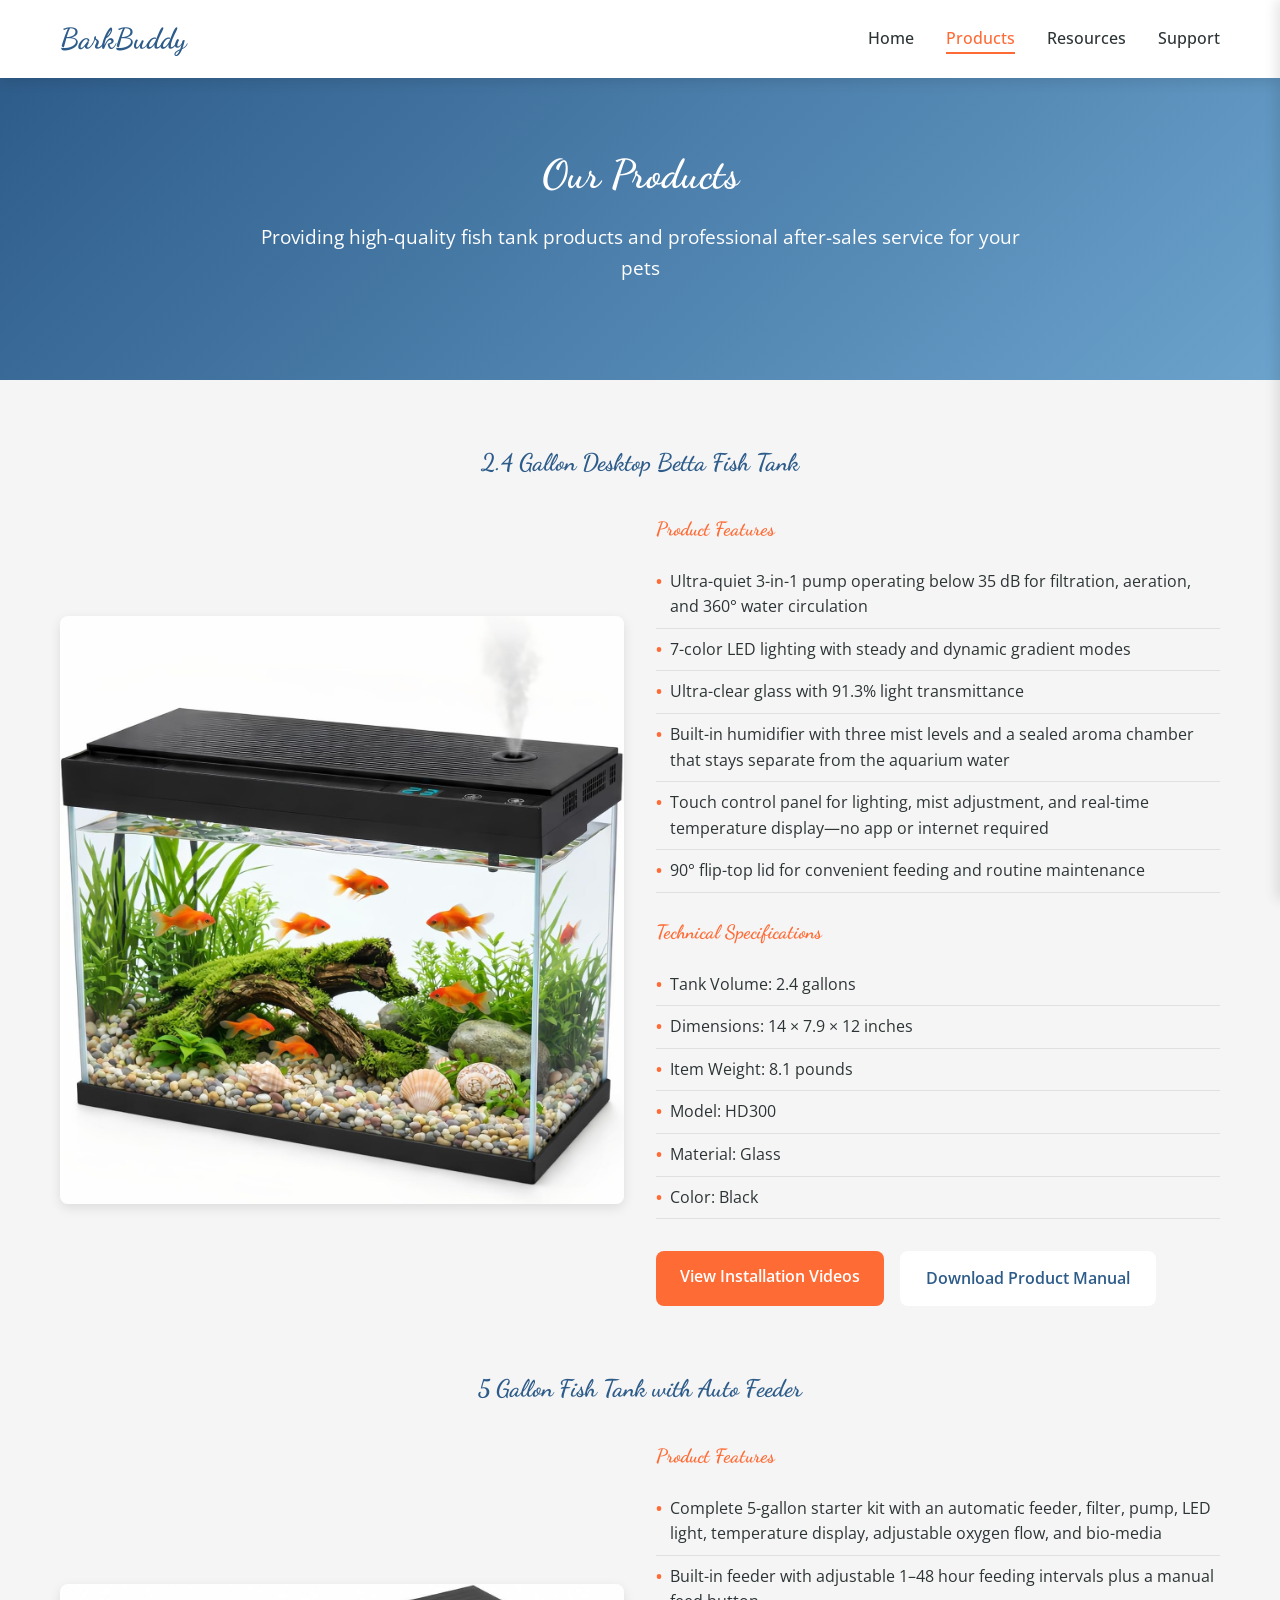
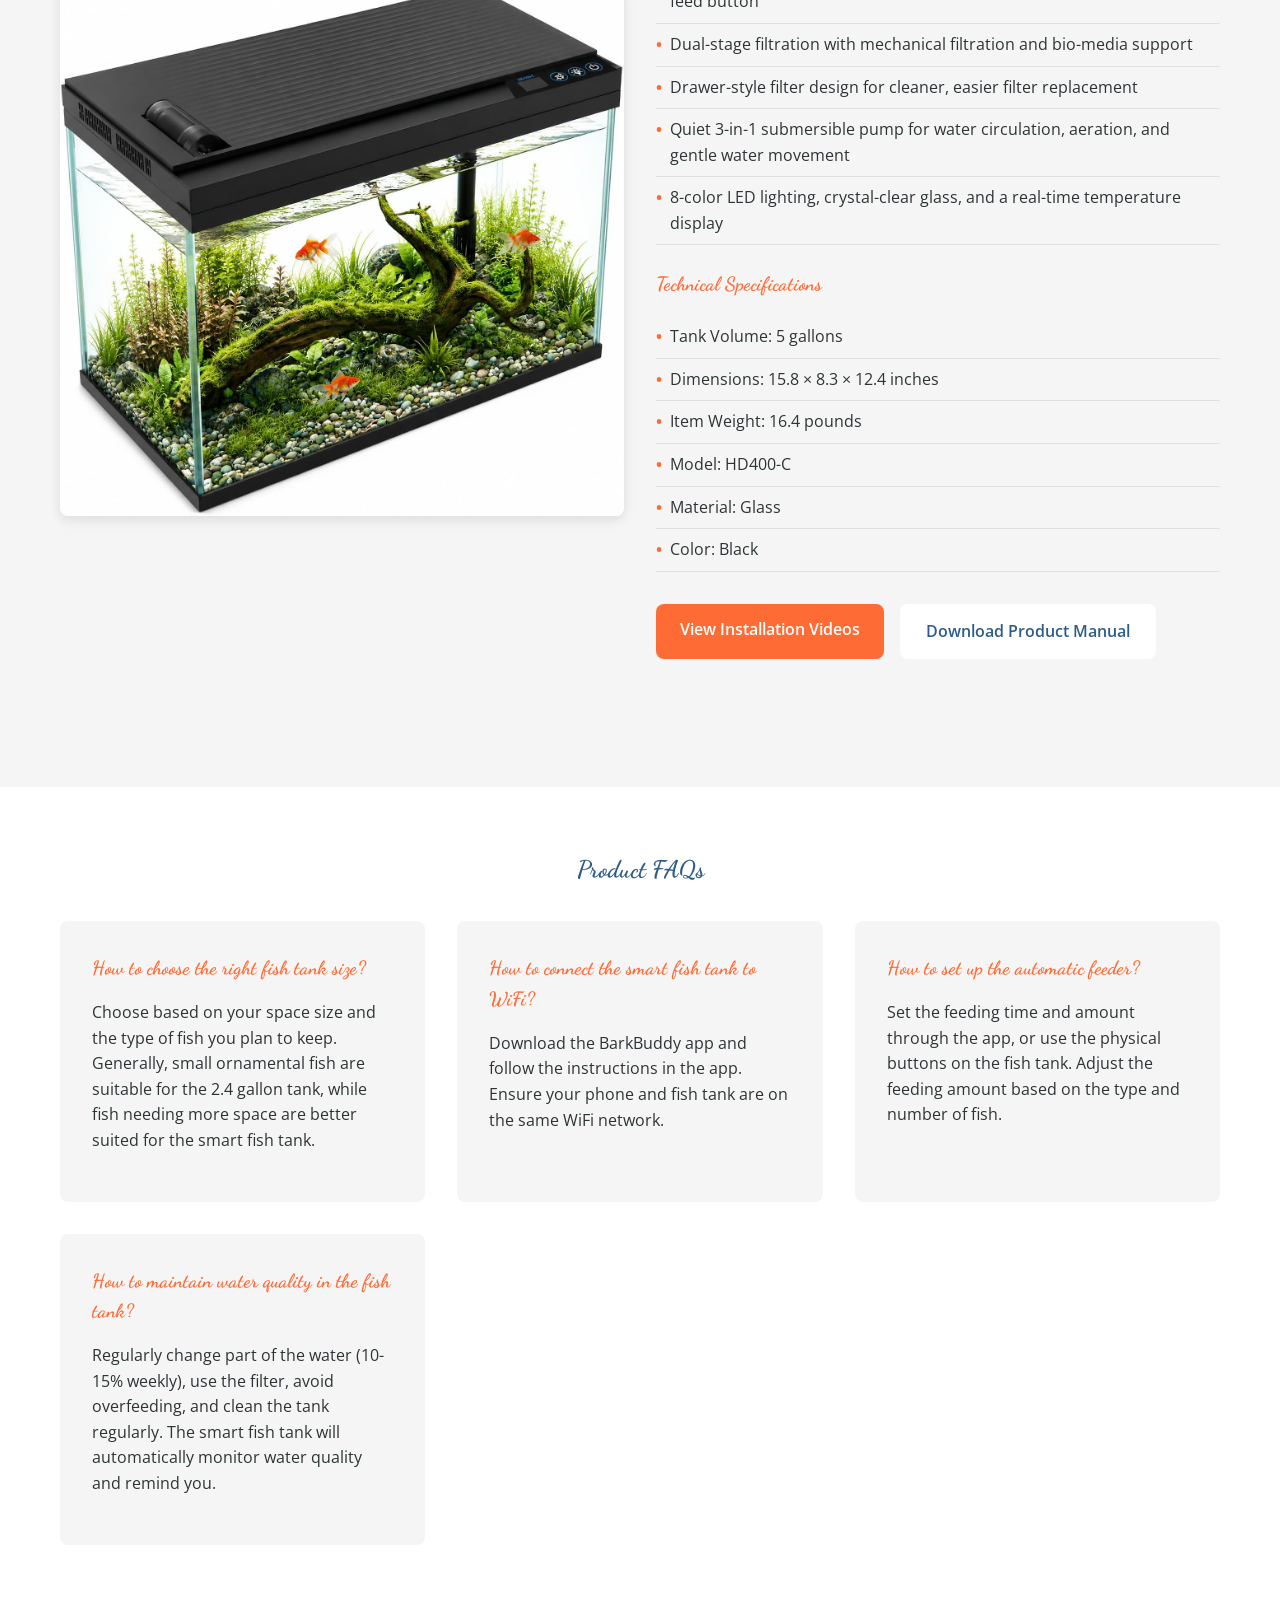
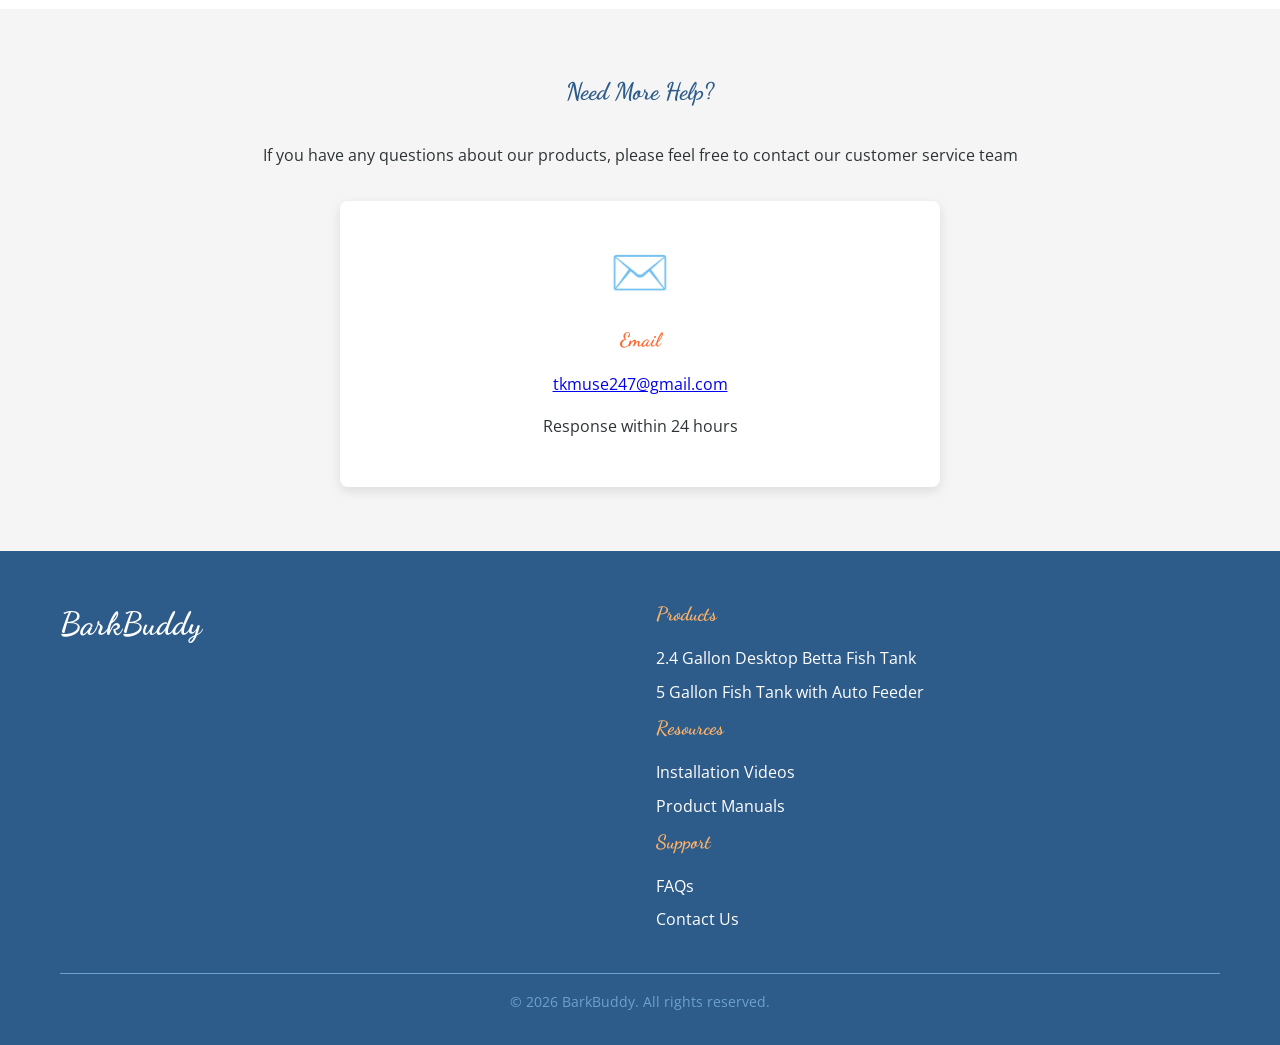
<file: barkbuddy/products.html>
<!DOCTYPE html>
<html lang="en">
<head>
    <meta charset="UTF-8">
    <meta name="viewport" content="width=device-width, initial-scale=1.0">
    <title>Products - BarkBuddy After-Sales Service</title>
    <link href="https://fonts.googleapis.com/css2?family=Dancing+Script:wght@400;600;700&family=Open+Sans:wght@300;400;500;600;700&display=swap" rel="stylesheet">
    <link rel="stylesheet" href="css/style.css">
</head>
<body>
    <!-- Navigation -->
    <header class="header">
        <div class="container">
            <div class="header-content">
                <div class="logo">
                    <h1>BarkBuddy</h1>
                </div>
                
                <!-- Desktop Navigation -->
                <nav class="nav-desktop">
                    <ul>
                        <li><a href="index.html">Home</a></li>
                        <li class="dropdown">
                            <a href="products.html" class="active">Products</a>
                            <div class="dropdown-menu">
                                <a href="products.html#fish-tank">2.4 Gallon Desktop Betta Fish Tank</a>
                                <a href="products.html#smart-fish-tank">5 Gallon Fish Tank with Auto Feeder</a>
                            </div>
                        </li>
                        <li class="dropdown">
                            <a href="resources.html">Resources</a>
                            <div class="dropdown-menu">
                                <a href="resources.html#videos">Installation Videos</a>
                                <a href="resources.html#manuals">Product Manuals</a>
                            </div>
                        </li>
                        <li class="dropdown">
                            <a href="support.html">Support</a>
                            <div class="dropdown-menu">
                                <a href="support.html#faq">FAQs</a>
                                <a href="support.html#contact">Contact Us</a>
                            </div>
                        </li>
                    </ul>
                </nav>
                
                <!-- Mobile Navigation Toggle -->
                <button class="nav-toggle" id="navToggle">
                    <span></span>
                    <span></span>
                    <span></span>
                </button>
            </div>
        </div>
        
        <!-- Mobile Navigation Menu -->
        <nav class="nav-mobile" id="navMobile">
            <ul>
                <li><a href="index.html">Home</a></li>
                <li>
                    <a href="products.html" class="active">Products</a>
                    <ul class="submenu">
                        <li><a href="products.html#fish-tank">2.4 Gallon Desktop Betta Fish Tank</a></li>
                        <li><a href="products.html#smart-fish-tank">5 Gallon Fish Tank with Auto Feeder</a></li>
                    </ul>
                </li>
                <li>
                    <a href="resources.html">Resources</a>
                    <ul class="submenu">
                        <li><a href="resources.html#videos">Installation Videos</a></li>
                        <li><a href="resources.html#manuals">Product Manuals</a></li>
                    </ul>
                </li>
                <li>
                    <a href="support.html">Support</a>
                    <ul class="submenu">
                        <li><a href="support.html#faq">FAQs</a></li>
                        <li><a href="support.html#contact">Contact Us</a></li>
                    </ul>
                </li>
            </ul>
        </nav>
    </header>

    <!-- Page Title -->
    <section class="hero">
        <div class="container">
            <div class="hero-content">
                <h2>Our Products</h2>
                <p>Providing high-quality fish tank products and professional after-sales service for your pets</p>
            </div>
        </div>
    </section>

    <!-- Product Details -->
    <section class="products">
        <div class="container">
            <!-- 2.4 Gallon Desktop Betta Fish Tank -->
            <div id="fish-tank" class="product-detail">
                <h3>2.4 Gallon Desktop Betta Fish Tank</h3>
                <div class="product-detail-content">
                    <div class="product-image-large">
                        <img src="images/products/2-4-gallon-desktop-betta-fish-tank.png" alt="2.4 Gallon Desktop Betta Fish Tank">
                    </div>
                    <div class="product-info">
                        <h4>Product Features</h4>
                        <ul>
                            <li>Ultra-quiet 3-in-1 pump operating below 35 dB for filtration, aeration, and 360° water circulation</li>
                            <li>7-color LED lighting with steady and dynamic gradient modes</li>
                            <li>Ultra-clear glass with 91.3% light transmittance</li>
                            <li>Built-in humidifier with three mist levels and a sealed aroma chamber that stays separate from the aquarium water</li>
                            <li>Touch control panel for lighting, mist adjustment, and real-time temperature display—no app or internet required</li>
                            <li>90° flip-top lid for convenient feeding and routine maintenance</li>
                        </ul>
                        
                        <h4>Technical Specifications</h4>
                        <ul>
                            <li>Tank Volume: 2.4 gallons</li>
                            <li>Dimensions: 14 × 7.9 × 12 inches</li>
                            <li>Item Weight: 8.1 pounds</li>
                            <li>Model: HD300</li>
                            <li>Material: Glass</li>
                            <li>Color: Black</li>
                        </ul>
                        
                        <div class="product-buttons">
                            <a href="resources.html#videos" class="btn primary">View Installation Videos</a>
                            <a href="resources.html#manuals" class="btn secondary">Download Product Manual</a>
                        </div>
                    </div>
                </div>
            </div>
            
            <!-- 5 Gallon Fish Tank with Auto Feeder -->
            <div id="smart-fish-tank" class="product-detail">
                <h3>5 Gallon Fish Tank with Auto Feeder</h3>
                <div class="product-detail-content">
                    <div class="product-image-large">
                        <img src="images/products/5-gallon-fish-tank-auto-feeder.png" alt="5 Gallon Fish Tank with Auto Feeder">
                    </div>
                    <div class="product-info">
                        <h4>Product Features</h4>
                        <ul>
                            <li>Complete 5-gallon starter kit with an automatic feeder, filter, pump, LED light, temperature display, adjustable oxygen flow, and bio-media</li>
                            <li>Built-in feeder with adjustable 1–48 hour feeding intervals plus a manual feed button</li>
                            <li>Dual-stage filtration with mechanical filtration and bio-media support</li>
                            <li>Drawer-style filter design for cleaner, easier filter replacement</li>
                            <li>Quiet 3-in-1 submersible pump for water circulation, aeration, and gentle water movement</li>
                            <li>8-color LED lighting, crystal-clear glass, and a real-time temperature display</li>
                        </ul>
                        
                        <h4>Technical Specifications</h4>
                        <ul>
                            <li>Tank Volume: 5 gallons</li>
                            <li>Dimensions: 15.8 × 8.3 × 12.4 inches</li>
                            <li>Item Weight: 16.4 pounds</li>
                            <li>Model: HD400-C</li>
                            <li>Material: Glass</li>
                            <li>Color: Black</li>
                        </ul>
                        
                        <div class="product-buttons">
                            <a href="resources.html#videos" class="btn primary">View Installation Videos</a>
                            <a href="resources.html#manuals" class="btn secondary">Download Product Manual</a>
                        </div>
                    </div>
                </div>
            </div>
        </div>
    </section>

    <!-- Frequently Asked Questions -->
    <section class="faq-section">
        <div class="container">
            <h3>Product FAQs</h3>
            <div class="faq-grid">
                <div class="faq-item">
                    <h4>How to choose the right fish tank size?</h4>
                    <p>Choose based on your space size and the type of fish you plan to keep. Generally, small ornamental fish are suitable for the 2.4 gallon tank, while fish needing more space are better suited for the smart fish tank.</p>
                </div>
                <div class="faq-item">
                    <h4>How to connect the smart fish tank to WiFi?</h4>
                    <p>Download the BarkBuddy app and follow the instructions in the app. Ensure your phone and fish tank are on the same WiFi network.</p>
                </div>
                <div class="faq-item">
                    <h4>How to set up the automatic feeder?</h4>
                    <p>Set the feeding time and amount through the app, or use the physical buttons on the fish tank. Adjust the feeding amount based on the type and number of fish.</p>
                </div>
                <div class="faq-item">
                    <h4>How to maintain water quality in the fish tank?</h4>
                    <p>Regularly change part of the water (10-15% weekly), use the filter, avoid overfeeding, and clean the tank regularly. The smart fish tank will automatically monitor water quality and remind you.</p>
                </div>
            </div>
        </div>
    </section>

    <!-- Contact Us -->
    <section class="contact-info">
        <div class="container">
            <h3>Need More Help?</h3>
            <p class="text-center">If you have any questions about our products, please feel free to contact our customer service team</p>
            <div class="contact-grid single-contact">
                <div class="contact-item">
                    <div class="contact-icon">✉️</div>
                    <h4>Email</h4>
                    <p><a href="mailto:tkmuse247@gmail.com">tkmuse247@gmail.com</a></p>
                    <p>Response within 24 hours</p>
                </div>
            </div>
        </div>
    </section>

    <!-- Footer -->
    <footer class="footer">
        <div class="container">
            <div class="footer-content">
                <div class="footer-logo">
                    <h2>BarkBuddy</h2>
                </div>
                <div class="footer-links">
                    <div class="footer-link-group">
                        <h4>Products</h4>
                        <ul>
                            <li><a href="products.html#fish-tank">2.4 Gallon Desktop Betta Fish Tank</a></li>
                            <li><a href="products.html#smart-fish-tank">5 Gallon Fish Tank with Auto Feeder</a></li>
                        </ul>
                    </div>
                    <div class="footer-link-group">
                        <h4>Resources</h4>
                        <ul>
                            <li><a href="resources.html#videos">Installation Videos</a></li>
                            <li><a href="resources.html#manuals">Product Manuals</a></li>
                        </ul>
                    </div>
                    <div class="footer-link-group">
                        <h4>Support</h4>
                        <ul>
                            <li><a href="support.html#faq">FAQs</a></li>
                            <li><a href="support.html#contact">Contact Us</a></li>
                        </ul>
                    </div>
                </div>
            </div>
            <div class="footer-bottom">
                <p>&copy; 2026 BarkBuddy. All rights reserved.</p>
            </div>
        </div>
    </footer>

    <script src="js/script.js"></script>
</body>
</html>
</file>
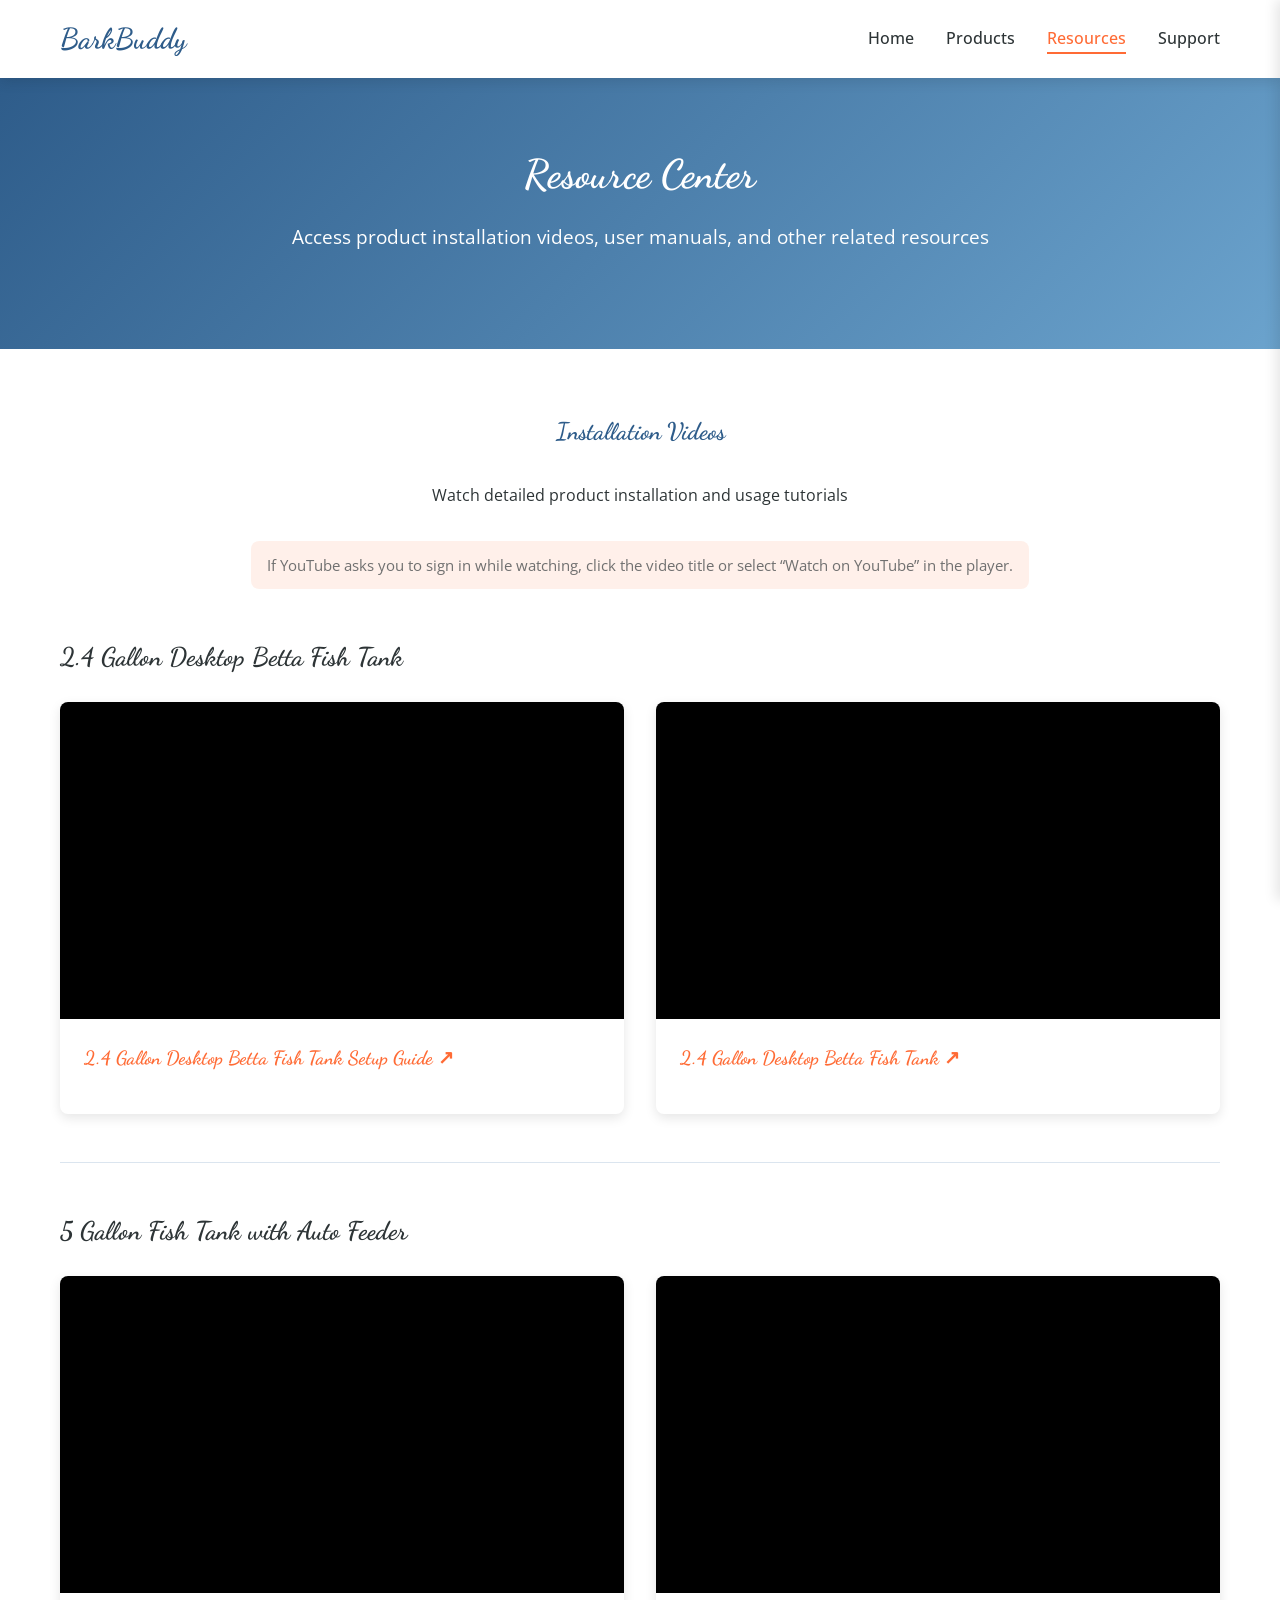
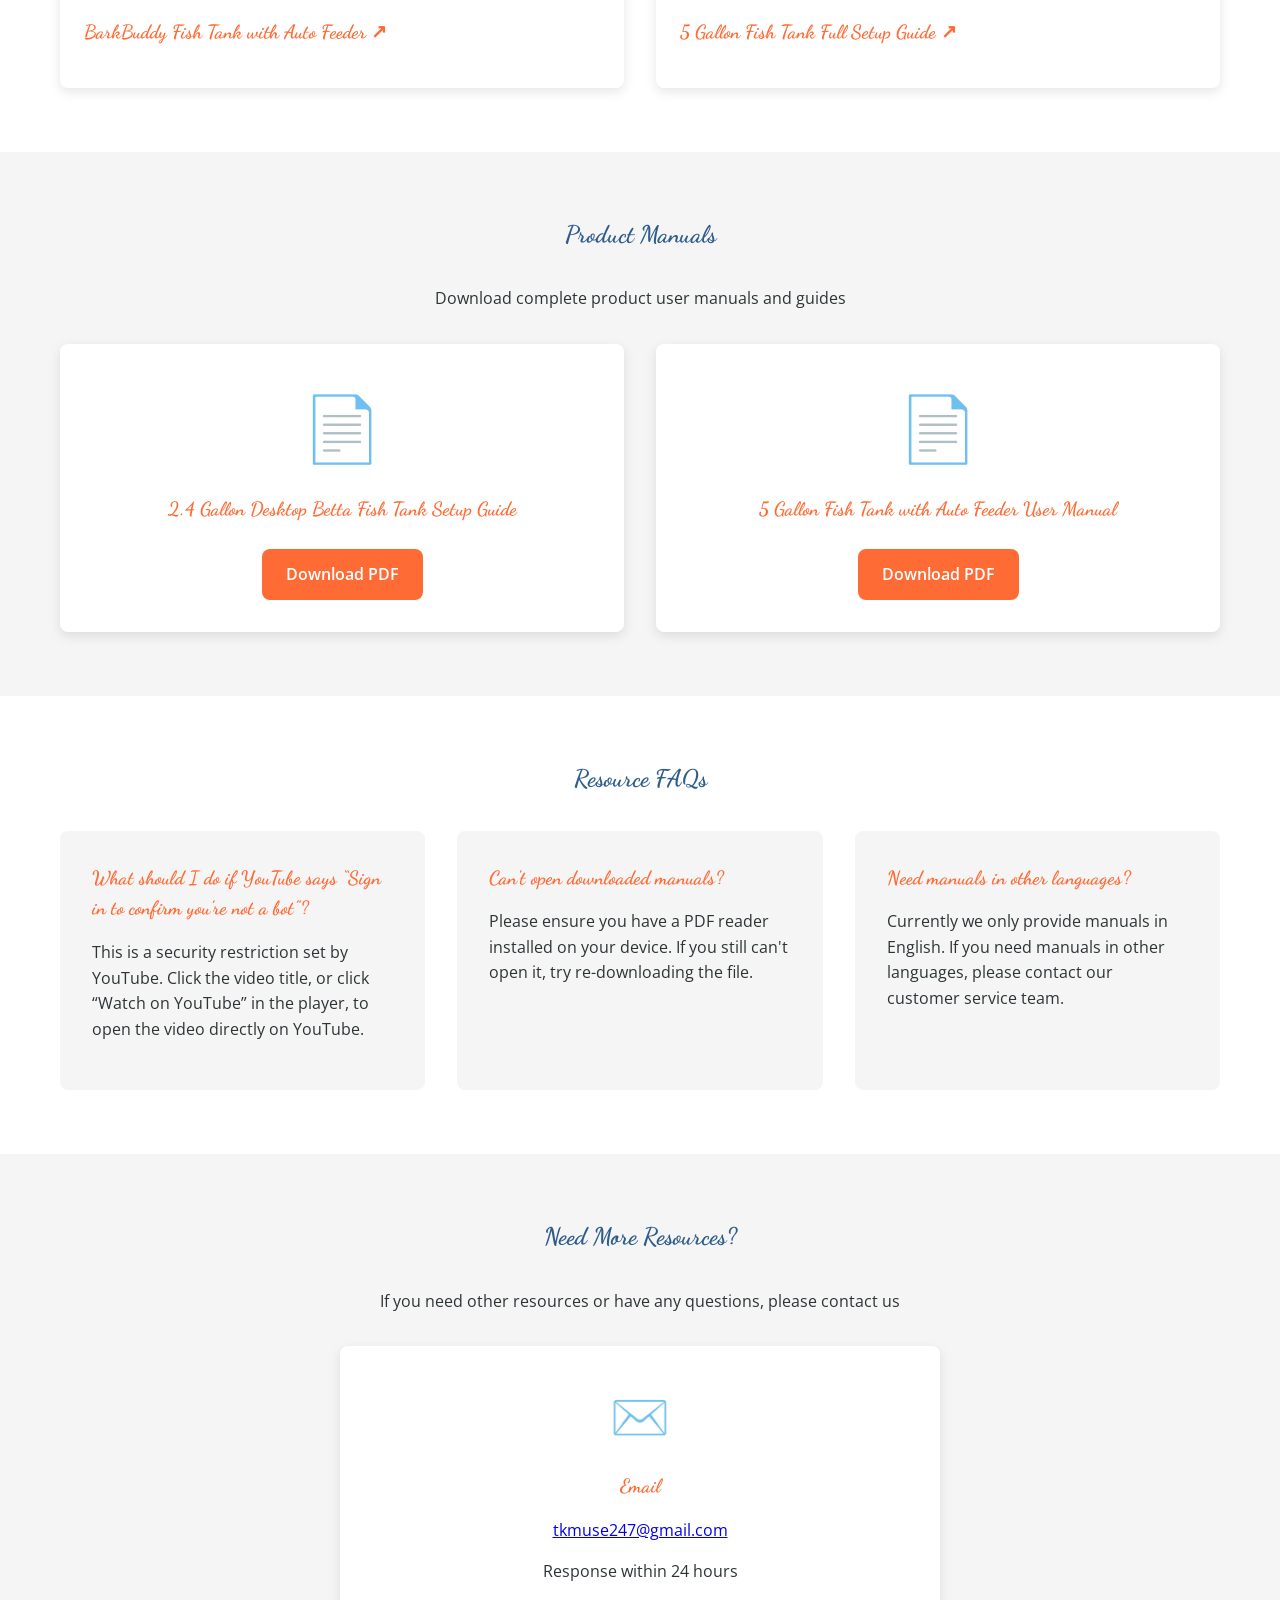
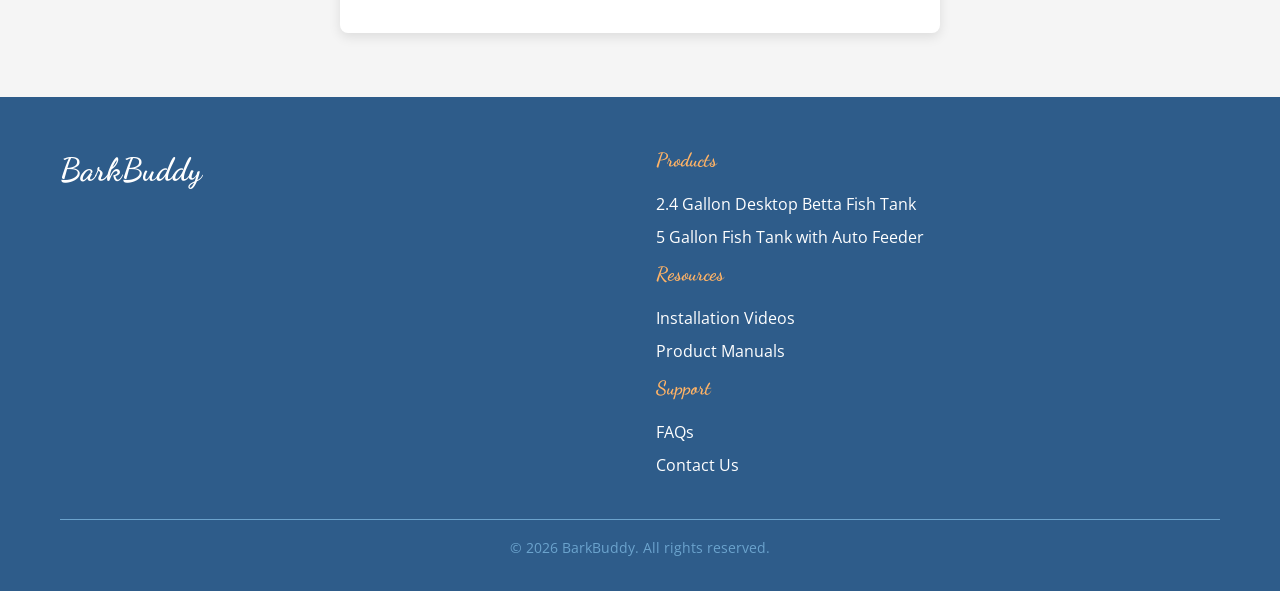
<file: barkbuddy/resources.html>
<!DOCTYPE html>
<html lang="en">
<head>
    <meta charset="UTF-8">
    <meta name="viewport" content="width=device-width, initial-scale=1.0">
    <title>Resources - BarkBuddy After-Sales Service</title>
    <link href="https://fonts.googleapis.com/css2?family=Dancing+Script:wght@400;600;700&family=Open+Sans:wght@300;400;500;600;700&display=swap" rel="stylesheet">
    <link rel="stylesheet" href="css/style.css">
</head>
<body>
    <!-- Navigation -->
    <header class="header">
        <div class="container">
            <div class="header-content">
                <div class="logo">
                    <h1>BarkBuddy</h1>
                </div>
                
                <!-- Desktop Navigation -->
                <nav class="nav-desktop">
                    <ul>
                        <li><a href="index.html">Home</a></li>
                        <li class="dropdown">
                            <a href="products.html">Products</a>
                            <div class="dropdown-menu">
                                <a href="products.html#fish-tank">2.4 Gallon Desktop Betta Fish Tank</a>
                                <a href="products.html#smart-fish-tank">5 Gallon Fish Tank with Auto Feeder</a>
                            </div>
                        </li>
                        <li class="dropdown">
                            <a href="resources.html" class="active">Resources</a>
                            <div class="dropdown-menu">
                                <a href="resources.html#videos">Installation Videos</a>
                                <a href="resources.html#manuals">Product Manuals</a>
                            </div>
                        </li>
                        <li class="dropdown">
                            <a href="support.html">Support</a>
                            <div class="dropdown-menu">
                                <a href="support.html#faq">FAQs</a>
                                <a href="support.html#contact">Contact Us</a>
                            </div>
                        </li>
                    </ul>
                </nav>
                
                <!-- Mobile Navigation Toggle -->
                <button class="nav-toggle" id="navToggle">
                    <span></span>
                    <span></span>
                    <span></span>
                </button>
            </div>
        </div>
        
        <!-- Mobile Navigation Menu -->
        <nav class="nav-mobile" id="navMobile">
            <ul>
                <li><a href="index.html">Home</a></li>
                <li>
                    <a href="products.html">Products</a>
                    <ul class="submenu">
                        <li><a href="products.html#fish-tank">2.4 Gallon Desktop Betta Fish Tank</a></li>
                        <li><a href="products.html#smart-fish-tank">5 Gallon Fish Tank with Auto Feeder</a></li>
                    </ul>
                </li>
                <li>
                    <a href="resources.html" class="active">Resources</a>
                    <ul class="submenu">
                        <li><a href="resources.html#videos">Installation Videos</a></li>
                        <li><a href="resources.html#manuals">Product Manuals</a></li>
                    </ul>
                </li>
                <li>
                    <a href="support.html">Support</a>
                    <ul class="submenu">
                        <li><a href="support.html#faq">FAQs</a></li>
                        <li><a href="support.html#contact">Contact Us</a></li>
                    </ul>
                </li>
            </ul>
        </nav>
    </header>

    <!-- Page Title -->
    <section class="hero">
        <div class="container">
            <div class="hero-content">
                <h2>Resource Center</h2>
                <p>Access product installation videos, user manuals, and other related resources</p>
            </div>
        </div>
    </section>

    <!-- Installation Videos -->
    <section id="videos" class="resources-section">
        <div class="container">
            <h3>Installation Videos</h3>
            <p class="text-center">Watch detailed product installation and usage tutorials</p>
            <p class="video-login-note">If YouTube asks you to sign in while watching, click the video title or select “Watch on YouTube” in the player.</p>
            
            <div class="video-category">
                <h4 class="video-category-title">2.4 Gallon Desktop Betta Fish Tank</h4>
                <div class="videos-grid">
                    <div class="video-card">
                        <iframe class="video-embed" src="https://www.youtube-nocookie.com/embed/0mperueRCWQ" title="2.4 Gallon Desktop Betta Fish Tank Setup Guide" loading="lazy" allow="accelerometer; autoplay; clipboard-write; encrypted-media; gyroscope; picture-in-picture; web-share" referrerpolicy="strict-origin-when-cross-origin" allowfullscreen></iframe>
                        <h4><a href="https://www.youtube.com/shorts/0mperueRCWQ" target="_blank" rel="noopener noreferrer" title="Open video in a new window">2.4 Gallon Desktop Betta Fish Tank Setup Guide <span aria-hidden="true">↗</span></a></h4>
                    </div>

                    <div class="video-card">
                        <iframe class="video-embed" src="https://www.youtube-nocookie.com/embed/KE7Vdq1Bvyo" title="2.4 Gallon Desktop Betta Fish Tank" loading="lazy" allow="accelerometer; autoplay; clipboard-write; encrypted-media; gyroscope; picture-in-picture; web-share" referrerpolicy="strict-origin-when-cross-origin" allowfullscreen></iframe>
                        <h4><a href="https://www.youtube.com/watch?v=KE7Vdq1Bvyo" target="_blank" rel="noopener noreferrer" title="Open video in a new window">2.4 Gallon Desktop Betta Fish Tank <span aria-hidden="true">↗</span></a></h4>
                    </div>
                </div>
            </div>

            <div class="video-category">
                <h4 class="video-category-title">5 Gallon Fish Tank with Auto Feeder</h4>
                <div class="videos-grid">
                    <div class="video-card">
                        <iframe class="video-embed" src="https://www.youtube-nocookie.com/embed/GBrtSwpyJNE" title="BarkBuddy Fish Tank with Auto Feeder" loading="lazy" allow="accelerometer; autoplay; clipboard-write; encrypted-media; gyroscope; picture-in-picture; web-share" referrerpolicy="strict-origin-when-cross-origin" allowfullscreen></iframe>
                        <h4><a href="https://www.youtube.com/watch?v=GBrtSwpyJNE" target="_blank" rel="noopener noreferrer" title="Open video in a new window">BarkBuddy Fish Tank with Auto Feeder <span aria-hidden="true">↗</span></a></h4>
                    </div>

                    <div class="video-card">
                        <iframe class="video-embed" src="https://www.youtube-nocookie.com/embed/dHQz_AlhVH0" title="5 Gallon Fish Tank Full Setup Guide" loading="lazy" allow="accelerometer; autoplay; clipboard-write; encrypted-media; gyroscope; picture-in-picture; web-share" referrerpolicy="strict-origin-when-cross-origin" allowfullscreen></iframe>
                        <h4><a href="https://youtu.be/dHQz_AlhVH0" target="_blank" rel="noopener noreferrer" title="Open video in a new window">5 Gallon Fish Tank Full Setup Guide <span aria-hidden="true">↗</span></a></h4>
                    </div>
                </div>
            </div>
        </div>
    </section>

    <!-- Product Manuals -->
    <section id="manuals" class="resources-section">
        <div class="container">
            <h3>Product Manuals</h3>
            <p class="text-center">Download complete product user manuals and guides</p>
            
            <div class="manuals-grid">
                <!-- 2.4 Gallon Desktop Betta Fish Tank Setup Guide -->
                <div class="manual-card">
                    <div class="manual-icon">📄</div>
                    <h4>2.4 Gallon Desktop Betta Fish Tank Setup Guide</h4>
                    <a href="https://user-manual.tkmuse247.workers.dev/" class="btn primary" target="_blank" rel="noopener noreferrer">Download PDF</a>
                </div>
                
                <!-- 5 Gallon Fish Tank with Auto Feeder Manual -->
                <div class="manual-card">
                    <div class="manual-icon">📄</div>
                    <h4>5 Gallon Fish Tank with Auto Feeder User Manual</h4>
                    <a href="https://m.media-amazon.com/images/I/D1gYPjd0FuL.pdf" class="btn primary" target="_blank" rel="noopener noreferrer">Download PDF</a>
                </div>
            </div>
        </div>
    </section>

    <!-- Frequently Asked Questions -->
    <section class="faq-section">
        <div class="container">
            <h3>Resource FAQs</h3>
            <div class="faq-grid">
                <div class="faq-item">
                    <h4>What should I do if YouTube says “Sign in to confirm you’re not a bot”?</h4>
                    <p>This is a security restriction set by YouTube. Click the video title, or click “Watch on YouTube” in the player, to open the video directly on YouTube.</p>
                </div>
                <div class="faq-item">
                    <h4>Can't open downloaded manuals?</h4>
                    <p>Please ensure you have a PDF reader installed on your device. If you still can't open it, try re-downloading the file.</p>
                </div>
                <div class="faq-item">
                    <h4>Need manuals in other languages?</h4>
                    <p>Currently we only provide manuals in English. If you need manuals in other languages, please contact our customer service team.</p>
                </div>
            </div>
        </div>
    </section>

    <!-- Contact Us -->
    <section class="contact-info">
        <div class="container">
            <h3>Need More Resources?</h3>
            <p class="text-center">If you need other resources or have any questions, please contact us</p>
            <div class="contact-grid single-contact">
                <div class="contact-item">
                    <div class="contact-icon">✉️</div>
                    <h4>Email</h4>
                    <p><a href="mailto:tkmuse247@gmail.com">tkmuse247@gmail.com</a></p>
                    <p>Response within 24 hours</p>
                </div>
            </div>
        </div>
    </section>

    <!-- Footer -->
    <footer class="footer">
        <div class="container">
            <div class="footer-content">
                <div class="footer-logo">
                    <h2>BarkBuddy</h2>
                </div>
                <div class="footer-links">
                    <div class="footer-link-group">
                        <h4>Products</h4>
                        <ul>
                            <li><a href="products.html#fish-tank">2.4 Gallon Desktop Betta Fish Tank</a></li>
                            <li><a href="products.html#smart-fish-tank">5 Gallon Fish Tank with Auto Feeder</a></li>
                        </ul>
                    </div>
                    <div class="footer-link-group">
                        <h4>Resources</h4>
                        <ul>
                            <li><a href="resources.html#videos">Installation Videos</a></li>
                            <li><a href="resources.html#manuals">Product Manuals</a></li>
                        </ul>
                    </div>
                    <div class="footer-link-group">
                        <h4>Support</h4>
                        <ul>
                            <li><a href="support.html#faq">FAQs</a></li>
                            <li><a href="support.html#contact">Contact Us</a></li>
                        </ul>
                    </div>
                </div>
            </div>
            <div class="footer-bottom">
                <p>&copy; 2026 BarkBuddy. All rights reserved.</p>
            </div>
        </div>
    </footer>

    <script src="js/script.js"></script>
</body>
</html>
</file>
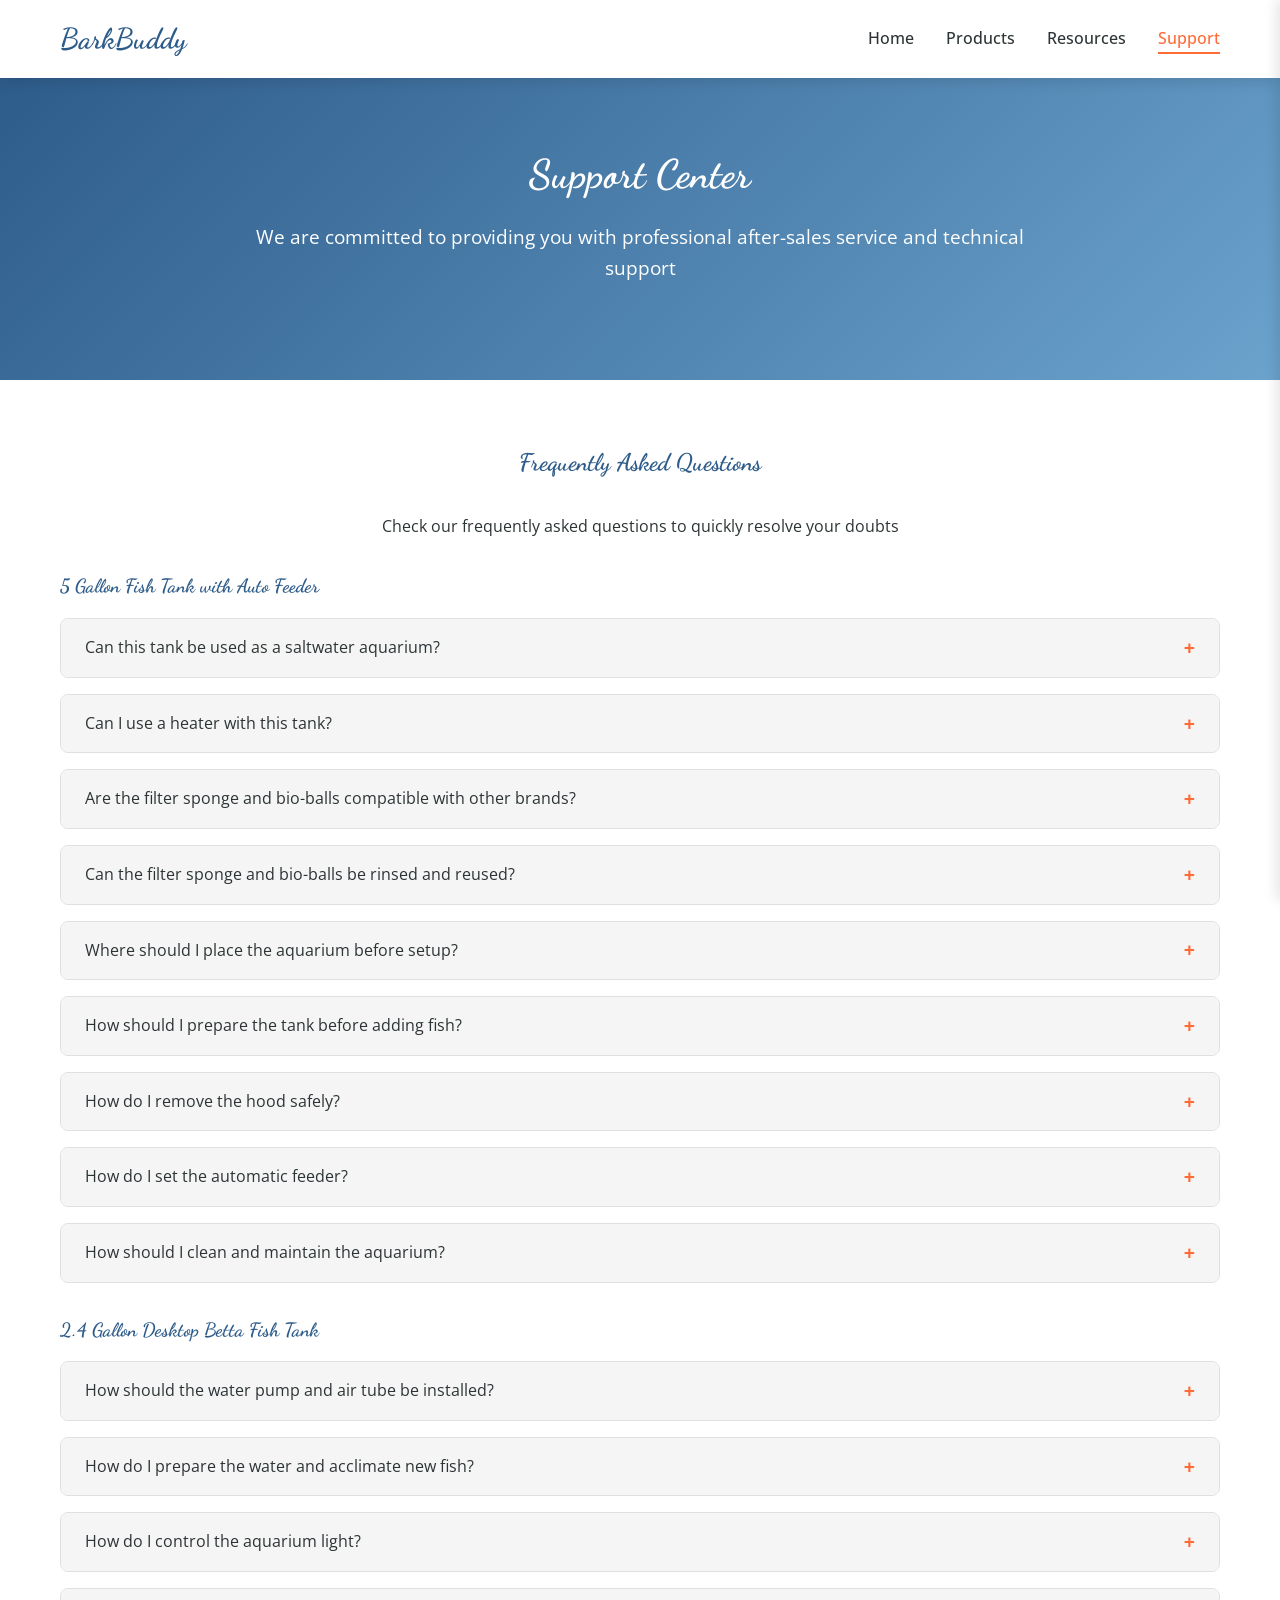
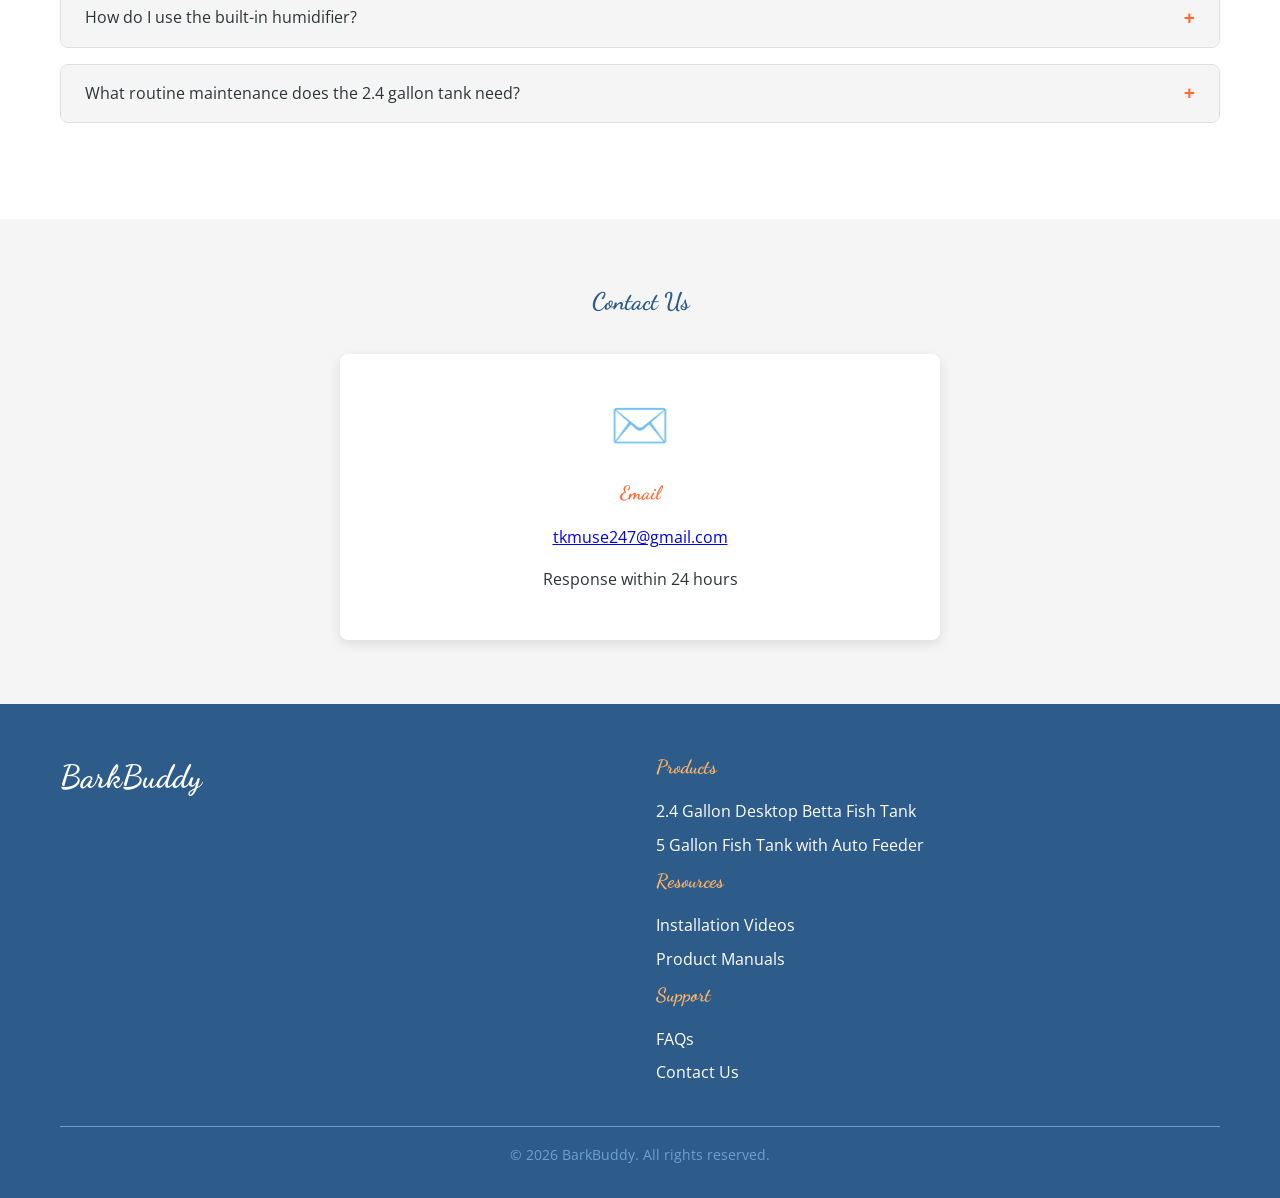
<file: barkbuddy/support.html>
<!DOCTYPE html>
<html lang="en">
<head>
    <meta charset="UTF-8">
    <meta name="viewport" content="width=device-width, initial-scale=1.0">
    <title>Support - BarkBuddy After-Sales Service</title>
    <link href="https://fonts.googleapis.com/css2?family=Dancing+Script:wght@400;600;700&family=Open+Sans:wght@300;400;500;600;700&display=swap" rel="stylesheet">
    <link rel="stylesheet" href="css/style.css">
</head>
<body>
    <!-- 导航栏 -->
    <header class="header">
        <div class="container">
            <div class="header-content">
                <div class="logo">
                    <h1>BarkBuddy</h1>
                </div>
                
                <!-- Desktop Navigation -->
                <nav class="nav-desktop">
                    <ul>
                        <li><a href="index.html">Home</a></li>
                        <li class="dropdown">
                            <a href="products.html">Products</a>
                            <div class="dropdown-menu">
                                <a href="products.html#fish-tank">2.4 Gallon Desktop Betta Fish Tank</a>
                                <a href="products.html#smart-fish-tank">5 Gallon Fish Tank with Auto Feeder</a>
                            </div>
                        </li>
                        <li class="dropdown">
                            <a href="resources.html">Resources</a>
                            <div class="dropdown-menu">
                                <a href="resources.html#videos">Installation Videos</a>
                                <a href="resources.html#manuals">Product Manuals</a>
                            </div>
                        </li>
                        <li class="dropdown">
                            <a href="support.html" class="active">Support</a>
                            <div class="dropdown-menu">
                                <a href="support.html#faq">FAQs</a>
                                <a href="support.html#contact">Contact Us</a>
                            </div>
                        </li>
                    </ul>
                </nav>
                
                <!-- Mobile Navigation Button -->
                <button class="nav-toggle" id="navToggle">
                    <span></span>
                    <span></span>
                    <span></span>
                </button>
            </div>
        </div>
        
        <!-- Mobile Navigation Menu -->
        <nav class="nav-mobile" id="navMobile">
            <ul>
                <li><a href="index.html">Home</a></li>
                <li>
                    <a href="products.html">Products</a>
                    <ul class="submenu">
                        <li><a href="products.html#fish-tank">2.4 Gallon Desktop Betta Fish Tank</a></li>
                        <li><a href="products.html#smart-fish-tank">5 Gallon Fish Tank with Auto Feeder</a></li>
                    </ul>
                </li>
                <li>
                    <a href="resources.html">Resources</a>
                    <ul class="submenu">
                        <li><a href="resources.html#videos">Installation Videos</a></li>
                        <li><a href="resources.html#manuals">Product Manuals</a></li>
                    </ul>
                </li>
                <li>
                    <a href="support.html" class="active">Support</a>
                    <ul class="submenu">
                        <li><a href="support.html#faq">FAQs</a></li>
                        <li><a href="support.html#contact">Contact Us</a></li>
                    </ul>
                </li>
            </ul>
        </nav>
    </header>

    <!-- Page Title -->
    <section class="hero">
        <div class="container">
            <div class="hero-content">
                <h2>Support Center</h2>
                <p>We are committed to providing you with professional after-sales service and technical support</p>
            </div>
        </div>
    </section>

    <!-- Frequently Asked Questions -->
    <section id="faq" class="faq-section">
        <div class="container">
            <h3>Frequently Asked Questions</h3>
            <p class="text-center">Check our frequently asked questions to quickly resolve your doubts</p>
            
            <div class="faq-accordion">
                <!-- 5 Gallon Fish Tank with Auto Feeder -->
                <div class="faq-category">
                    <h4>5 Gallon Fish Tank with Auto Feeder</h4>

                    <div class="accordion-item">
                        <div class="accordion-header">
                            <span>Can this tank be used as a saltwater aquarium?</span>
                            <button class="accordion-toggle">+</button>
                        </div>
                        <div class="accordion-content">
                            <p>No. This tank is designed for freshwater use only and is not suitable for saltwater or reef setups.</p>
                        </div>
                    </div>

                    <div class="accordion-item">
                        <div class="accordion-header">
                            <span>Can I use a heater with this tank?</span>
                            <button class="accordion-toggle">+</button>
                        </div>
                        <div class="accordion-content">
                            <p>Yes. The tank is compatible with aquarium heaters, so you can maintain a stable temperature for tropical fish such as bettas.</p>
                        </div>
                    </div>

                    <div class="accordion-item">
                        <div class="accordion-header">
                            <span>Are the filter sponge and bio-balls compatible with other brands?</span>
                            <button class="accordion-toggle">+</button>
                        </div>
                        <div class="accordion-content">
                            <p>Yes. The filter media compartment accepts standard replacement sponges and bio-balls, so you're not limited to one brand.</p>
                        </div>
                    </div>

                    <div class="accordion-item">
                        <div class="accordion-header">
                            <span>Can the filter sponge and bio-balls be rinsed and reused?</span>
                            <button class="accordion-toggle">+</button>
                        </div>
                        <div class="accordion-content">
                            <p>Yes. When the media gets dirty, simply rinse it clean and put it back in — no need to replace it every time. Notice: Once the aquarium is established, rinse bio-balls only in water taken from the tank — chlorinated tap water kills the beneficial bacteria that keep the water clear.</p>
                        </div>
                    </div>

                    <div class="accordion-item">
                        <div class="accordion-header">
                            <span>Where should I place the aquarium before setup?</span>
                            <button class="accordion-toggle">+</button>
                        </div>
                        <div class="accordion-content">
                            <p>Place it on a flat, level, water-resistant surface with enough clearance to open the hood and access the feeder and filter. Keep it near a suitable outlet but never directly above one, and avoid direct sunlight or rapid temperature changes.</p>
                        </div>
                    </div>

                    <div class="accordion-item">
                        <div class="accordion-header">
                            <span>How should I prepare the tank before adding fish?</span>
                            <button class="accordion-toggle">+</button>
                        </div>
                        <div class="accordion-content">
                            <p>Rinse the filter sponge, filter media, substrate, plants, and decorations with clean water only. Add room-temperature dechlorinated water, make sure the pump intake is fully submerged, then run the filter for at least 24-48 hours before adding fish. Never use soap or detergent.</p>
                        </div>
                    </div>

                    <div class="accordion-item">
                        <div class="accordion-header">
                            <span>How do I remove the hood safely?</span>
                            <button class="accordion-toggle">+</button>
                        </div>
                        <div class="accordion-content">
                            <p>Keep the hood fully flat and lift it straight up. Do not try to remove it while the front panel is raised. Route the filter-pump power cord through the opening beneath the hood, and never force the hood if it does not release.</p>
                        </div>
                    </div>

                    <div class="accordion-item">
                        <div class="accordion-header">
                            <span>How do I set the automatic feeder?</span>
                            <button class="accordion-toggle">+</button>
                        </div>
                        <div class="accordion-content">
                            <p>Install the food drum securely and begin with the smallest baffle opening. Double-tap the feed button for one manual feeding. For timed feeding, press and hold the feed button for 2 seconds, then tap it to select an interval from 0-48 hours. Setting it to 0H cancels the timer. Keep the feeder dry and do not overfill the drum.</p>
                        </div>
                    </div>

                    <div class="accordion-item">
                        <div class="accordion-header">
                            <span>How should I clean and maintain the aquarium?</span>
                            <button class="accordion-toggle">+</button>
                        </div>
                        <div class="accordion-content">
                            <p>Keep the light on for no more than 8 hours per day and feed only what the fish can finish in 2-3 minutes. If the water becomes cloudy, replace about one-third at a time and never more than half. Turn off the power before a water change, clean or replace the filter sponge as needed, and clean the pump whenever you clean the aquarium.</p>
                        </div>
                    </div>
                </div>

                <!-- 2.4 Gallon Desktop Betta Fish Tank -->
                <div class="faq-category">
                    <h4>2.4 Gallon Desktop Betta Fish Tank</h4>

                    <div class="accordion-item">
                        <div class="accordion-header">
                            <span>How should the water pump and air tube be installed?</span>
                            <button class="accordion-toggle">+</button>
                        </div>
                        <div class="accordion-content">
                            <p>The submersible pump must be placed in the water, and the water level must remain above the pump motor. The oxygen pipe and air inlet valve must stay outside the aquarium and must not be submerged.</p>
                        </div>
                    </div>

                    <div class="accordion-item">
                        <div class="accordion-header">
                            <span>How do I prepare the water and acclimate new fish?</span>
                            <button class="accordion-toggle">+</button>
                        </div>
                        <div class="accordion-content">
                            <p>Condition tap water before use, then run the pump and circulate the water for 3-4 days. To acclimate a new fish, float the sealed fish bag in the aquarium for about 20 minutes. Once the bag water matches the aquarium temperature, gently release the fish.</p>
                        </div>
                    </div>

                    <div class="accordion-item">
                        <div class="accordion-header">
                            <span>How do I control the aquarium light?</span>
                            <button class="accordion-toggle">+</button>
                        </div>
                        <div class="accordion-content">
                            <p>Tap the lamp button to cycle through the automatic color-changing mode, white, dark blue, green, red, aqua blue, pink, yellow, and off. Press and hold the lamp button to adjust brightness, except while the automatic color-changing mode is active.</p>
                        </div>
                    </div>

                    <div class="accordion-item">
                        <div class="accordion-header">
                            <span>How do I use the built-in humidifier?</span>
                            <button class="accordion-toggle">+</button>
                        </div>
                        <div class="accordion-content">
                            <p>Fill the humidifier tank with purified water only - never use aquarium water. Tap the humidifier button to select P1, P2, P3, or P0 for off. The humidifier automatically stops after 4 hours; restart it manually if needed and refill the tank when empty.</p>
                        </div>
                    </div>

                    <div class="accordion-item">
                        <div class="accordion-header">
                            <span>What routine maintenance does the 2.4 gallon tank need?</span>
                            <button class="accordion-toggle">+</button>
                        </div>
                        <div class="accordion-content">
                            <p>Keep the lights on for no more than 8 hours per day and avoid overfeeding. If the water becomes cloudy, turn off the power and replace about one-third of the water at a time, never more than half. Clean or replace dirty filter cotton as needed; once a week is a typical interval depending on stocking and feeding.</p>
                        </div>
                    </div>
                </div>
            </div>
        </div>
    </section>

    <!-- Contact Us -->
    <section id="contact" class="contact-section">
        <div class="container">
            <h3>Contact Us</h3>
            <div class="contact-grid single-contact">
                <div class="contact-item">
                    <div class="contact-icon">✉️</div>
                    <h4>Email</h4>
                    <p><a href="mailto:tkmuse247@gmail.com">tkmuse247@gmail.com</a></p>
                    <p>Response within 24 hours</p>
                </div>
            </div>
        </div>
    </section>

    <!-- Footer -->
    <footer class="footer">
        <div class="container">
            <div class="footer-content">
                <div class="footer-logo">
                    <h2>BarkBuddy</h2>
                </div>
                <div class="footer-links">
                    <div class="footer-link-group">
                        <h4>Products</h4>
                        <ul>
                            <li><a href="products.html#fish-tank">2.4 Gallon Desktop Betta Fish Tank</a></li>
                            <li><a href="products.html#smart-fish-tank">5 Gallon Fish Tank with Auto Feeder</a></li>
                        </ul>
                    </div>
                    <div class="footer-link-group">
                        <h4>Resources</h4>
                        <ul>
                            <li><a href="resources.html#videos">Installation Videos</a></li>
                            <li><a href="resources.html#manuals">Product Manuals</a></li>
                        </ul>
                    </div>
                    <div class="footer-link-group">
                        <h4>Support</h4>
                        <ul>
                            <li><a href="support.html#faq">FAQs</a></li>
                            <li><a href="support.html#contact">Contact Us</a></li>
                        </ul>
                    </div>
                </div>
            </div>
            <div class="footer-bottom">
                <p>&copy; 2026 BarkBuddy. All rights reserved.</p>
            </div>
        </div>
    </footer>

    <script src="js/script.js"></script>
</body>
</html>
</file>
<file: barkbuddy/css/style.css>
/* 全局样式重置 */
* {
    margin: 0;
    padding: 0;
    box-sizing: border-box;
}

/* 品牌色彩方案 */
:root {
    --primary-blue: #2E5C8A;
    --primary-orange: #FF6B35;
    --secondary-blue: #6BA3CD;
    --secondary-orange: #FFB366;
    --white: #FFFFFF;
    --light-gray: #F5F5F5;
    --medium-gray: #E0E0E0;
    --dark-gray: #707070;
    --charcoal: #2D3436;
    --border-radius: 8px;
    --box-shadow: 0 4px 12px rgba(0, 0, 0, 0.1);
    --transition: all 0.3s ease;
}

/* 基础样式 */
body {
    font-family: 'Open Sans', sans-serif;
    line-height: 1.6;
    color: var(--charcoal);
    background-color: var(--light-gray);
}

h1, h2, h3, h4 {
    font-family: 'Dancing Script', cursive;
    font-weight: 700;
    color: var(--primary-blue);
    margin-bottom: 1rem;
}

h1 {
    font-size: 2.5rem;
}

h2 {
    font-size: 2rem;
}

h3 {
    font-size: 1.5rem;
    text-align: center;
    margin-bottom: 2rem;
}

h4 {
    font-size: 1.2rem;
    color: var(--primary-orange);
}

p {
    margin-bottom: 1rem;
}

/* 容器样式 */
.container {
    max-width: 1200px;
    margin: 0 auto;
    padding: 0 20px;
}

/* 导航栏样式 */
.header {
    background-color: var(--white);
    box-shadow: var(--box-shadow);
    position: sticky;
    top: 0;
    z-index: 1000;
}

.header-content {
    display: flex;
    justify-content: space-between;
    align-items: center;
    padding: 1rem 0;
}

.logo h1 {
    font-size: 1.8rem;
    color: var(--primary-blue);
    margin: 0;
}

.logo .subtitle {
    font-size: 0.9rem;
    color: var(--primary-orange);
    margin: 0;
}

/* 桌面导航 */
.nav-desktop ul {
    display: flex;
    list-style: none;
    gap: 2rem;
}

.nav-desktop a {
    text-decoration: none;
    color: var(--charcoal);
    font-weight: 500;
    transition: var(--transition);
    position: relative;
}

.nav-desktop a:hover,
.nav-desktop a.active {
    color: var(--primary-orange);
}

.nav-desktop a.active::after {
    content: '';
    position: absolute;
    bottom: -5px;
    left: 0;
    width: 100%;
    height: 2px;
    background-color: var(--primary-orange);
}

/* 下拉菜单 */
.dropdown {
    position: relative;
}

.dropdown-menu {
    position: absolute;
    top: 100%;
    left: 0;
    background-color: var(--white);
    box-shadow: var(--box-shadow);
    border-radius: var(--border-radius);
    padding: 0.5rem 0;
    min-width: 200px;
    opacity: 0;
    visibility: hidden;
    transform: translateY(-10px);
    transition: var(--transition);
    z-index: 1000;
}

.dropdown:hover .dropdown-menu {
    opacity: 1;
    visibility: visible;
    transform: translateY(0);
}

.dropdown-menu a {
    display: block;
    padding: 0.5rem 1rem;
    color: var(--charcoal);
    text-decoration: none;
    transition: var(--transition);
}

.dropdown-menu a:hover {
    background-color: var(--light-gray);
    color: var(--primary-orange);
}

/* 移动端导航 */
.nav-toggle {
    display: none;
    flex-direction: column;
    justify-content: space-between;
    width: 30px;
    height: 21px;
    cursor: pointer;
    background: none;
    border: none;
    padding: 0;
}

.nav-toggle span {
    display: block;
    width: 100%;
    height: 3px;
    background-color: var(--primary-blue);
    border-radius: 3px;
    transition: var(--transition);
}

.nav-mobile {
    position: fixed;
    top: 0;
    right: -300px;
    width: 300px;
    height: 100vh;
    background-color: var(--white);
    box-shadow: -4px 0 12px rgba(0, 0, 0, 0.1);
    transition: var(--transition);
    z-index: 1100;
    padding: 2rem;
}

.nav-mobile.active {
    right: 0;
}

.nav-mobile ul {
    list-style: none;
}

.nav-mobile li {
    margin-bottom: 1rem;
}

.nav-mobile a {
    display: block;
    text-decoration: none;
    color: var(--charcoal);
    font-weight: 500;
    padding: 0.5rem 0;
    transition: var(--transition);
}

.nav-mobile a:hover,
.nav-mobile a.active {
    color: var(--primary-orange);
}

.nav-mobile .submenu {
    margin-left: 1rem;
    margin-top: 0.5rem;
    display: none;
}

.nav-mobile li:hover .submenu {
    display: block;
}

/* 英雄区域 */
.hero {
    background: linear-gradient(135deg, var(--primary-blue), var(--secondary-blue));
    color: var(--white);
    padding: 4rem 0;
    text-align: center;
}

.hero.has-video {
    position: relative;
    min-height: 360px;
    display: flex;
    align-items: center;
    overflow: hidden;
    isolation: isolate;
}

.hero-video {
    position: absolute;
    inset: 0;
    z-index: -2;
    width: 100%;
    height: 100%;
    object-fit: cover;
}

.hero.has-video::after {
    content: "";
    position: absolute;
    inset: 0;
    z-index: -1;
    background: linear-gradient(135deg, rgba(8, 54, 101, 0.72), rgba(15, 91, 143, 0.52));
}

.hero.has-video .container {
    position: relative;
    z-index: 1;
}

.hero.has-video p {
    margin-bottom: 0;
}

@media (prefers-reduced-motion: reduce) {
    .hero-video {
        display: none;
    }
}

.hero h2 {
    color: var(--white);
    font-size: 2.5rem;
    margin-bottom: 1rem;
}

.hero p {
    font-size: 1.2rem;
    margin-bottom: 2rem;
    max-width: 800px;
    margin-left: auto;
    margin-right: auto;
}

/* 按钮样式 */
.btn {
    display: inline-block;
    padding: 0.8rem 1.5rem;
    border-radius: var(--border-radius);
    text-decoration: none;
    font-weight: 600;
    transition: var(--transition);
    cursor: pointer;
    border: none;
    font-size: 1rem;
}

.btn.primary {
    background-color: var(--primary-orange);
    color: var(--white);
}

.btn.primary:hover {
    background-color: #e55a2a;
    transform: translateY(-2px);
}

.btn.secondary {
    background-color: var(--white);
    color: var(--primary-blue);
    border: 2px solid var(--white);
}

.btn.secondary:hover {
    background-color: transparent;
    color: var(--white);
}

.btn-link {
    color: var(--primary-orange);
    text-decoration: none;
    font-weight: 600;
    transition: var(--transition);
    display: inline-flex;
    align-items: center;
}

.btn-link:hover {
    color: #e55a2a;
    transform: translateX(5px);
}

.btn-link::after {
    content: '→';
    margin-left: 5px;
    transition: var(--transition);
}

.btn-link:hover::after {
    transform: translateX(3px);
}

.hero-buttons {
    display: flex;
    gap: 1rem;
    justify-content: center;
    flex-wrap: wrap;
}

/* 服务概览 */
.services {
    padding: 4rem 0;
    background-color: var(--white);
}

.services-grid {
    display: grid;
    grid-template-columns: repeat(auto-fit, minmax(250px, 1fr));
    gap: 2rem;
}

.service-card {
    background-color: var(--white);
    border-radius: var(--border-radius);
    box-shadow: var(--box-shadow);
    padding: 2rem;
    text-align: center;
    transition: var(--transition);
}

.service-card:hover {
    transform: translateY(-5px);
    box-shadow: 0 8px 24px rgba(0, 0, 0, 0.15);
}

.service-icon {
    font-size: 3rem;
    margin-bottom: 1rem;
}

/* 产品展示 */
.products {
    padding: 4rem 0;
    background-color: var(--light-gray);
}

.products-grid {
    display: grid;
    grid-template-columns: repeat(auto-fit, minmax(300px, 1fr));
    gap: 2rem;
}

.product-card {
    background-color: var(--white);
    border-radius: var(--border-radius);
    box-shadow: var(--box-shadow);
    overflow: hidden;
    transition: var(--transition);
}

.product-card:hover {
    transform: translateY(-5px);
    box-shadow: 0 8px 24px rgba(0, 0, 0, 0.15);
}

.product-image {
    width: 100%;
    height: 200px;
    overflow: hidden;
}

.product-image img {
    width: 100%;
    height: 100%;
    object-fit: contain;
    background-color: var(--white);
    transition: var(--transition);
}

.product-card:hover .product-image img {
    transform: scale(1.05);
}

.product-card h4 {
    padding: 1.5rem 1.5rem 0.5rem;
}

.product-card p {
    padding: 0 1.5rem 1rem;
    color: var(--dark-gray);
}

.product-card .btn {
    margin: 0 1.5rem 1.5rem;
    width: calc(100% - 3rem);
    text-align: center;
}

/* 产品详情 */
.product-detail {
    margin-bottom: 4rem;
}

.product-detail-content {
    display: grid;
    grid-template-columns: 1fr 1fr;
    gap: 2rem;
    align-items: center;
}

.product-image-large {
    width: 100%;
    border-radius: var(--border-radius);
    overflow: hidden;
    box-shadow: var(--box-shadow);
}

.product-image-large img {
    width: 100%;
    height: auto;
    display: block;
}

.product-info ul {
    list-style: none;
    margin-bottom: 1.5rem;
}

.product-info li {
    padding: 0.5rem 0;
    border-bottom: 1px solid var(--medium-gray);
    display: flex;
    align-items: flex-start;
}

.product-info li::before {
    content: '•';
    color: var(--primary-orange);
    font-weight: bold;
    margin-right: 0.5rem;
}

.product-buttons {
    display: flex;
    gap: 1rem;
    margin-top: 2rem;
}

/* FAQ部分 */
.faq-section {
    padding: 4rem 0;
    background-color: var(--white);
}

.faq-grid {
    display: grid;
    grid-template-columns: repeat(auto-fit, minmax(300px, 1fr));
    gap: 2rem;
}

.faq-item {
    background-color: var(--light-gray);
    border-radius: var(--border-radius);
    padding: 2rem;
    transition: var(--transition);
}

.faq-item:hover {
    transform: translateY(-5px);
    box-shadow: var(--box-shadow);
}

.text-center {
    text-align: center;
    margin-bottom: 2rem;
}

/* 客户反馈 */
.testimonials {
    padding: 4rem 0;
    background-color: var(--white);
}

.testimonials-grid {
    display: grid;
    grid-template-columns: repeat(auto-fit, minmax(300px, 1fr));
    gap: 2rem;
}

.testimonial-card {
    background-color: var(--light-gray);
    border-radius: var(--border-radius);
    padding: 2rem;
    text-align: center;
    transition: var(--transition);
}

.testimonial-card:hover {
    transform: translateY(-5px);
    box-shadow: var(--box-shadow);
}

.testimonial-rating {
    font-size: 1.2rem;
    margin-bottom: 1rem;
}

.testimonial-author {
    margin-top: 1rem;
    font-style: italic;
    color: var(--dark-gray);
}

/* 资源部分 */
.resources-section {
    padding: 4rem 0;
    background-color: var(--white);
}

.resources-section:nth-child(even) {
    background-color: var(--light-gray);
}

/* 视频网格 */
.video-category {
    margin-top: 3rem;
}

.video-category + .video-category {
    padding-top: 3rem;
    border-top: 1px solid #dbe5ef;
}

.video-category-title {
    color: var(--primary-color);
    font-size: 1.6rem;
    text-align: left;
}

.video-login-note {
    width: fit-content;
    max-width: calc(100% - 2rem);
    margin: 0.75rem auto 0;
    padding: 0.75rem 1rem;
    border-radius: var(--border-radius);
    background-color: rgba(255, 107, 53, 0.1);
    color: var(--dark-gray);
    text-align: center;
    font-size: 0.95rem;
}

.videos-grid {
    display: grid;
    grid-template-columns: repeat(auto-fit, minmax(300px, 1fr));
    gap: 2rem;
    margin-top: 1.5rem;
}

.video-card {
    background-color: var(--white);
    border-radius: var(--border-radius);
    box-shadow: var(--box-shadow);
    overflow: hidden;
    transition: var(--transition);
}

.video-card:hover {
    transform: translateY(-5px);
    box-shadow: 0 8px 24px rgba(0, 0, 0, 0.15);
}

.video-embed {
    display: block;
    width: 100%;
    aspect-ratio: 16 / 9;
    border: 0;
    background-color: #000;
}

.video-thumbnail {
    position: relative;
    width: 100%;
    height: 200px;
    overflow: hidden;
}

.video-thumbnail img {
    width: 100%;
    height: 100%;
    object-fit: cover;
    transition: var(--transition);
}

.video-card:hover .video-thumbnail img {
    transform: scale(1.05);
}

.video-play-btn {
    position: absolute;
    top: 50%;
    left: 50%;
    transform: translate(-50%, -50%);
    width: 60px;
    height: 60px;
    background-color: rgba(255, 107, 53, 0.8);
    border-radius: 50%;
    display: flex;
    align-items: center;
    justify-content: center;
    color: var(--white);
    font-size: 24px;
    cursor: pointer;
    transition: var(--transition);
}

.video-play-btn:hover {
    background-color: rgba(255, 107, 53, 1);
    transform: translate(-50%, -50%) scale(1.1);
}

.video-card h4 {
    padding: 1.5rem;
}

.video-card h4 a {
    color: inherit;
    text-decoration: none;
}

.video-card h4 a:hover,
.video-card h4 a:focus-visible {
    text-decoration: underline;
    text-underline-offset: 0.2em;
}

.video-card p {
    padding: 0 1.5rem 1rem;
    color: var(--dark-gray);
}

.video-info {
    display: flex;
    justify-content: space-between;
    align-items: center;
    padding: 0 1.5rem 1.5rem;
}

.video-duration {
    color: var(--dark-gray);
    font-size: 0.9rem;
}

/* 手册网格 */
.manuals-grid {
    display: grid;
    grid-template-columns: repeat(auto-fit, minmax(300px, 1fr));
    gap: 2rem;
    margin-top: 2rem;
}

.manual-card {
    background-color: var(--white);
    border-radius: var(--border-radius);
    box-shadow: var(--box-shadow);
    padding: 2rem;
    transition: var(--transition);
    text-align: center;
    display: flex;
    flex-direction: column;
    align-items: center;
}

.manual-card:hover {
    transform: translateY(-5px);
    box-shadow: 0 8px 24px rgba(0, 0, 0, 0.15);
}

.manual-icon {
    font-size: 4rem;
    margin-bottom: 1rem;
}

.manual-card h4 {
    margin-bottom: 1.5rem;
    flex-grow: 1;
}

/* 联系信息 */
.contact-info {
    padding: 4rem 0;
    background-color: var(--light-gray);
}

.contact-grid {
    display: grid;
    grid-template-columns: repeat(auto-fit, minmax(250px, 1fr));
    gap: 2rem;
}

.contact-grid.single-contact {
    max-width: 600px;
    margin: 0 auto;
}

.contact-item {
    background-color: var(--white);
    border-radius: var(--border-radius);
    box-shadow: var(--box-shadow);
    padding: 2rem;
    text-align: center;
    transition: var(--transition);
}

.contact-item:hover {
    transform: translateY(-5px);
    box-shadow: 0 8px 24px rgba(0, 0, 0, 0.15);
}

.contact-icon {
    font-size: 3rem;
    margin-bottom: 1rem;
}

/* 手风琴效果 */
.faq-accordion {
    margin-top: 2rem;
}

.faq-category {
    margin-bottom: 2rem;
}

.faq-category h4 {
    margin-bottom: 1rem;
    color: var(--primary-blue);
}

.accordion-item {
    margin-bottom: 1rem;
    border: 1px solid var(--medium-gray);
    border-radius: var(--border-radius);
    overflow: hidden;
}

.accordion-header {
    background-color: var(--light-gray);
    padding: 1rem 1.5rem;
    display: flex;
    justify-content: space-between;
    align-items: center;
    cursor: pointer;
    transition: var(--transition);
}

.accordion-header:hover {
    background-color: #e8f0fe;
}

.accordion-toggle {
    background: none;
    border: none;
    font-size: 1.2rem;
    font-weight: bold;
    cursor: pointer;
    color: var(--primary-orange);
    transition: var(--transition);
}

.accordion-content {
    padding: 0 1.5rem;
    max-height: 0;
    overflow: hidden;
    transition: var(--transition);
}

.accordion-item.active .accordion-content {
    padding: 1.5rem;
    max-height: 200px;
}

.accordion-item.active .accordion-toggle {
    transform: rotate(45deg);
}

/* 联系部分 */
.contact-section {
    padding: 4rem 0;
    background-color: var(--light-gray);
}

.contact-content {
    display: grid;
    grid-template-columns: 1fr 1fr;
    gap: 2rem;
    margin-top: 2rem;
}

.contact-info-grid {
    display: grid;
    grid-template-columns: 1fr 1fr;
    gap: 1.5rem;
}

.contact-info-item {
    background-color: var(--white);
    border-radius: var(--border-radius);
    box-shadow: var(--box-shadow);
    padding: 1.5rem;
    text-align: center;
    transition: var(--transition);
}

.contact-info-item:hover {
    transform: translateY(-5px);
    box-shadow: 0 8px 24px rgba(0, 0, 0, 0.15);
}

.contact-info-item .contact-icon {
    font-size: 2.5rem;
    margin-bottom: 1rem;
}

/* 联系表单 */
.contact-form {
    background-color: var(--white);
    border-radius: var(--border-radius);
    box-shadow: var(--box-shadow);
    padding: 2rem;
}

.contact-form h4 {
    margin-bottom: 1.5rem;
}

.form-group {
    margin-bottom: 1.5rem;
}

.form-group label {
    display: block;
    margin-bottom: 0.5rem;
    font-weight: 500;
    color: var(--charcoal);
}

.form-group input,
.form-group select,
.form-group textarea {
    width: 100%;
    padding: 0.8rem;
    border: 1px solid var(--medium-gray);
    border-radius: var(--border-radius);
    font-size: 1rem;
    transition: var(--transition);
}

.form-group input:focus,
.form-group select:focus,
.form-group textarea:focus {
    outline: none;
    border-color: var(--primary-blue);
    box-shadow: 0 0 0 3px rgba(46, 92, 138, 0.1);
}

.form-group textarea {
    resize: vertical;
    min-height: 120px;
}

/* 关于我们部分 */
.about-section {
    padding: 4rem 0;
    background-color: var(--white);
}

.about-content {
    display: grid;
    grid-template-columns: 1fr 1fr;
    gap: 2rem;
    align-items: center;
}

.about-image {
    border-radius: var(--border-radius);
    overflow: hidden;
    box-shadow: var(--box-shadow);
}

.about-image img {
    width: 100%;
    height: auto;
    display: block;
}

.about-text h3 {
    text-align: left;
    margin-bottom: 1.5rem;
}

.about-text p {
    margin-bottom: 1.5rem;
    line-height: 1.8;
}

.about-values {
    display: grid;
    grid-template-columns: repeat(auto-fit, minmax(200px, 1fr));
    gap: 1.5rem;
    margin-top: 2rem;
}

.value-item {
    background-color: var(--light-gray);
    border-radius: var(--border-radius);
    padding: 1.5rem;
    text-align: center;
    transition: var(--transition);
}

.value-item:hover {
    transform: translateY(-5px);
    box-shadow: var(--box-shadow);
}

.value-icon {
    font-size: 2.5rem;
    margin-bottom: 1rem;
}

/* 服务政策部分 */
.policy-section {
    padding: 4rem 0;
    background-color: var(--light-gray);
}

.policy-grid {
    display: grid;
    grid-template-columns: repeat(auto-fit, minmax(300px, 1fr));
    gap: 2rem;
    margin-top: 2rem;
}

.policy-item {
    background-color: var(--white);
    border-radius: var(--border-radius);
    box-shadow: var(--box-shadow);
    padding: 2rem;
    transition: var(--transition);
}

.policy-item:hover {
    transform: translateY(-5px);
    box-shadow: 0 8px 24px rgba(0, 0, 0, 0.15);
}

.policy-item h4 {
    margin-bottom: 1rem;
}

.policy-item ul {
    list-style: none;
}

.policy-item li {
    padding: 0.5rem 0;
    border-bottom: 1px solid var(--medium-gray);
    display: flex;
    align-items: flex-start;
}

.policy-item li::before {
    content: '•';
    color: var(--primary-orange);
    font-weight: bold;
    margin-right: 0.5rem;
}

/* 团队介绍部分 */
.team-section {
    padding: 4rem 0;
    background-color: var(--white);
}

.team-grid {
    display: grid;
    grid-template-columns: repeat(auto-fit, minmax(250px, 1fr));
    gap: 2rem;
    margin-top: 2rem;
}

.team-member {
    background-color: var(--white);
    border-radius: var(--border-radius);
    box-shadow: var(--box-shadow);
    padding: 2rem;
    text-align: center;
    transition: var(--transition);
}

.team-member:hover {
    transform: translateY(-5px);
    box-shadow: 0 8px 24px rgba(0, 0, 0, 0.15);
}

.team-avatar {
    width: 120px;
    height: 120px;
    border-radius: 50%;
    overflow: hidden;
    margin: 0 auto 1rem;
    box-shadow: var(--box-shadow);
}

.team-avatar img {
    width: 100%;
    height: 100%;
    object-fit: cover;
}

.team-member h4 {
    margin-bottom: 0.5rem;
}

.team-member p {
    color: var(--dark-gray);
    margin-bottom: 0.5rem;
}

.team-member p:last-child {
    font-size: 0.9rem;
}

/* 页脚 */
.footer {
    background-color: var(--primary-blue);
    color: var(--white);
    padding: 3rem 0 1rem;
}

.footer-content {
    display: grid;
    grid-template-columns: repeat(auto-fit, minmax(200px, 1fr));
    gap: 2rem;
    margin-bottom: 2rem;
}

.footer-logo h2 {
    color: var(--white);
    margin-bottom: 0.5rem;
}

.footer-logo .subtitle {
    color: var(--secondary-orange);
}

.footer-link-group h4 {
    color: var(--secondary-orange);
    margin-bottom: 1rem;
}

.footer-link-group ul {
    list-style: none;
}

.footer-link-group li {
    margin-bottom: 0.5rem;
}

.footer-link-group a {
    color: var(--white);
    text-decoration: none;
    transition: var(--transition);
}

.footer-link-group a:hover {
    color: var(--secondary-orange);
}

.footer-bottom {
    border-top: 1px solid var(--secondary-blue);
    padding-top: 1rem;
    text-align: center;
    font-size: 0.9rem;
    color: var(--secondary-blue);
}

/* 响应式设计 */
@media (max-width: 768px) {
    .nav-desktop {
        display: none;
    }
    
    .nav-toggle {
        display: flex;
    }
    
    .hero h2 {
        font-size: 2rem;
    }
    
    .hero p {
        font-size: 1rem;
    }
    
    .hero-buttons {
        flex-direction: column;
        align-items: center;
    }
    
    .hero-buttons .btn {
        width: 200px;
        text-align: center;
    }
    
    h1 {
        font-size: 2rem;
    }
    
    h2 {
        font-size: 1.5rem;
    }
    
    .services-grid,
    .products-grid,
    .testimonials-grid,
    .contact-grid {
        grid-template-columns: 1fr;
    }
    
    .footer-content {
        grid-template-columns: 1fr;
        text-align: center;
    }
}

@media (max-width: 480px) {
    .header-content {
        padding: 0.5rem 0;
    }
    
    .logo h1 {
        font-size: 1.5rem;
    }
    
    .hero {
        padding: 2rem 0;
    }
    
    .hero h2 {
        font-size: 1.8rem;
    }
    
    .services,
    .products,
    .testimonials,
    .contact-info {
        padding: 2rem 0;
    }
    
    .service-card,
    .product-card,
    .testimonial-card,
    .contact-item {
        padding: 1.5rem;
    }
}

/* 动画效果 */
@keyframes fadeIn {
    from {
        opacity: 0;
        transform: translateY(20px);
    }
    to {
        opacity: 1;
        transform: translateY(0);
    }
}

.service-card,
.product-card,
.testimonial-card,
.contact-item {
    animation: fadeIn 0.6s ease-out;
}

.service-card:nth-child(2) {
    animation-delay: 0.1s;
}

.service-card:nth-child(3) {
    animation-delay: 0.2s;
}

.service-card:nth-child(4) {
    animation-delay: 0.3s;
}

.product-card:nth-child(2) {
    animation-delay: 0.1s;
}

.testimonial-card:nth-child(2) {
    animation-delay: 0.1s;
}

.contact-item:nth-child(2) {
    animation-delay: 0.1s;
}

.contact-item:nth-child(3) {
    animation-delay: 0.2s;
}
</file>
